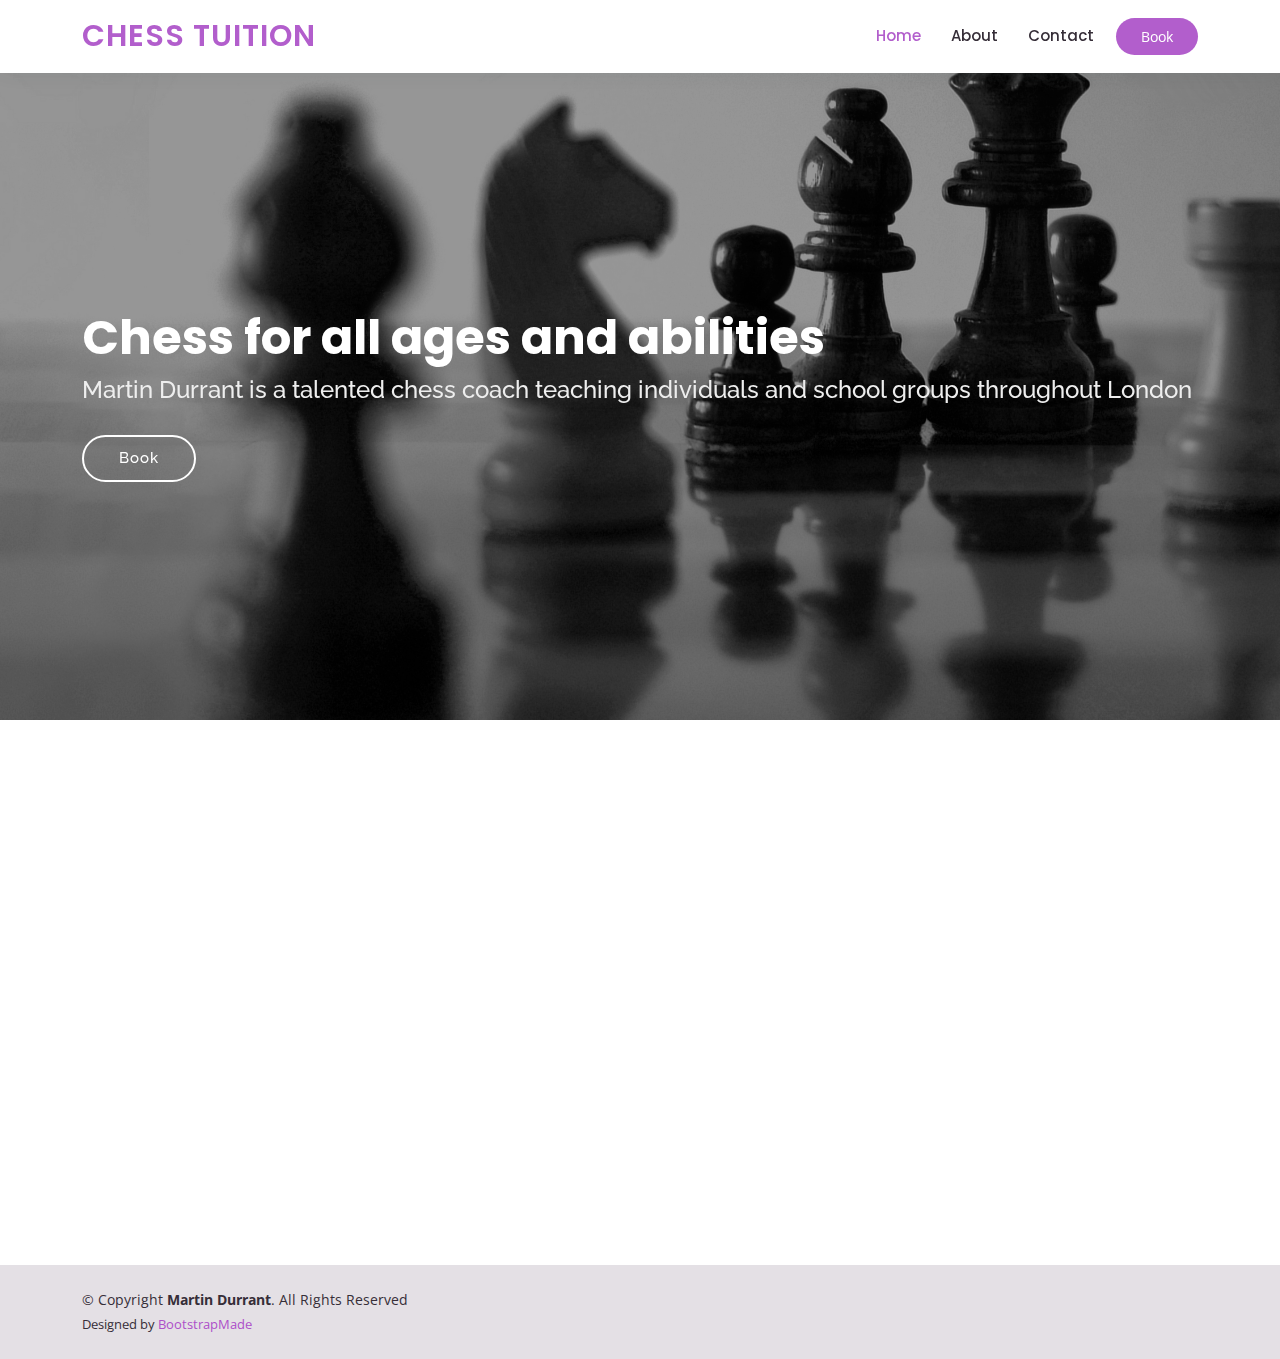
<file: index.html>
<!DOCTYPE html>
<html lang="en">

<head>
  <meta charset="utf-8">
  <meta content="width=device-width, initial-scale=1.0" name="viewport">

  <title>Chess Tuition</title>
  <meta content="" name="description">
  <meta content="" name="keywords">

  <!-- Favicons -->
  <link href="assets/img/favicon.png" rel="icon">
  <link href="assets/img/apple-touch-icon.png" rel="apple-touch-icon">

  <!-- Google Fonts -->
  <link href="https://fonts.googleapis.com/css?family=Open+Sans:300,300i,400,400i,600,600i,700,700i|Raleway:300,300i,400,400i,500,500i,600,600i,700,700i|Poppins:300,300i,400,400i,500,500i,600,600i,700,700i" rel="stylesheet">

  <!-- Vendor CSS Files -->
  <link href="assets/vendor/animate.css/animate.min.css" rel="stylesheet">
  <link href="assets/vendor/aos/aos.css" rel="stylesheet">
  <link href="assets/vendor/bootstrap/css/bootstrap.min.css" rel="stylesheet">
  <link href="assets/vendor/bootstrap-icons/bootstrap-icons.css" rel="stylesheet">
  <link href="assets/vendor/boxicons/css/boxicons.min.css" rel="stylesheet">
  <link href="assets/vendor/remixicon/remixicon.css" rel="stylesheet">
  <link href="assets/vendor/swiper/swiper-bundle.min.css" rel="stylesheet">

  <!-- Template Main CSS File -->
  <link href="assets/css/style.css" rel="stylesheet">

  <!-- =======================================================
  * Template Name: Mentor - v4.0.1
  * Template URL: https://bootstrapmade.com/mentor-free-education-bootstrap-theme/
  * Author: BootstrapMade.com
  * License: https://bootstrapmade.com/license/
  ======================================================== -->
</head>

<body>

  <!-- ======= Header ======= -->
  <header id="header" class="fixed-top">
    <div class="container d-flex align-items-center">

      <h1 class="logo me-auto"><a href="index.html">Chess Tuition</a></h1>
      <!-- Uncomment below if you prefer to use an image logo -->
      <!-- <a href="index.html" class="logo me-auto"><img src="assets/img/logo.png" alt="" class="img-fluid"></a>-->

      <nav id="navbar" class="navbar order-last order-lg-0">
        <ul>
          <li><a class="active" href="index.html">Home</a></li>
          <li><a href="about.html">About</a></li>
          <li><a href="contact.html">Contact</a></li>
        </ul>
        <i class="bi bi-list mobile-nav-toggle"></i>
      </nav><!-- .navbar -->

      <a href="book.html" class="get-started-btn">Book</a>

    </div>
  </header><!-- End Header -->

  <!-- ======= Hero Section ======= -->
  <section id="hero" class="d-flex justify-content-center align-items-center">
    <div class="container position-relative" data-aos="zoom-in" data-aos-delay="100">
      <h1>Chess for all ages and abilities</h1>
      <h2>Martin Durrant is a talented chess coach teaching individuals and school groups throughout London</h2>
      <a href="book.html" class="btn-get-started">Book</a>
    </div>
  </section><!-- End Hero -->

  <main id="main">

    <!-- ======= Why Us Section ======= -->
    <section id="why-us" class="why-us">
      <div class="container" data-aos="fade-up">

        <div class="row">
          <div class="col-lg-4 d-flex align-items-stretch">
            <div class="content">
              <h3>What do you offer?</h3>
              <p>
                As a chess tutor I tailor each lesson to the student(s) helping them to identify strengths and weaknesses in their game and helping them to be the best player they can be.
              </p>
              <div class="text-center">
                <a href="about.html" class="more-btn">Learn More <i class="bx bx-chevron-right"></i></a>
              </div>
            </div>
          </div>
          <div class="col-lg-8 d-flex align-items-stretch" data-aos="zoom-in" data-aos-delay="100">
            <div class="icon-boxes d-flex flex-column justify-content-center">
              <div class="row">
                <div class="col-xl-4 d-flex align-items-stretch">
                  <div class="icon-box mt-4 mt-xl-0">
                    <i class="bx bx-receipt"></i>
                    <h4>Individual chess lessons</h4>
                    <p>Unlike many others I specialize in individual tuition to rapidly improve your chess playing strength.</p>
                    <p><a href="book.html" class="btn-get-started">Book</a></p>
                  </div>
                </div>
                <div class="col-xl-4 d-flex align-items-stretch">
                  <div class="icon-box mt-4 mt-xl-0">
                    <i class="bx bx-cube-alt"></i>
                    <h4>Chess in schools</h4>
                    <p>I have lots of experience running chess programs which can help your school stand out in a competitive field.</p>
                    <p><a href="contact.html" class="btn-get-started">Contact</a></p>
                  </div>
                </div>
                <div class="col-xl-4 d-flex align-items-stretch">
                  <div class="icon-box mt-4 mt-xl-0">
                    <i class="bx bx-images"></i>
                    <h4>Chess services</h4>
                    <p>As well as teaching, I am also available for training games, or to analyse your past games.</p>
                    <p><a href="book.html" class="btn-get-started">Book</a></p>
                  </div>
                </div>
              </div>
            </div><!-- End .content-->
          </div>
        </div>

      </div>
    </section><!-- End Why Us Section -->




  </main><!-- End #main -->

  <!-- ======= Footer ======= -->
  <footer id="footer">


    <div class="container d-md-flex py-4">

      <div class="me-md-auto text-center text-md-start">
        <div class="copyright">
          &copy; Copyright <strong><span>Martin Durrant</span></strong>. All Rights Reserved
        </div>
        <div class="credits">
          <!-- All the links in the footer should remain intact. -->
          <!-- You can delete the links only if you purchased the pro version. -->
          <!-- Licensing information: https://bootstrapmade.com/license/ -->
          <!-- Purchase the pro version with working PHP/AJAX contact form: https://bootstrapmade.com/mentor-free-education-bootstrap-theme/ -->
          Designed by <a href="https://bootstrapmade.com/">BootstrapMade</a>
        </div>
      </div>
    </div>
  </footer><!-- End Footer -->

  <div id="preloader"></div>
  <a href="#" class="back-to-top d-flex align-items-center justify-content-center"><i class="bi bi-arrow-up-short"></i></a>

  <!-- Vendor JS Files -->
  <script src="assets/vendor/aos/aos.js"></script>
  <script src="assets/vendor/bootstrap/js/bootstrap.bundle.min.js"></script>
  <script src="assets/vendor/php-email-form/validate.js"></script>
  <script src="assets/vendor/purecounter/purecounter.js"></script>
  <script src="assets/vendor/swiper/swiper-bundle.min.js"></script>

  <!-- Template Main JS File -->
  <script src="assets/js/main.js"></script>

</body>

</html>
</file>
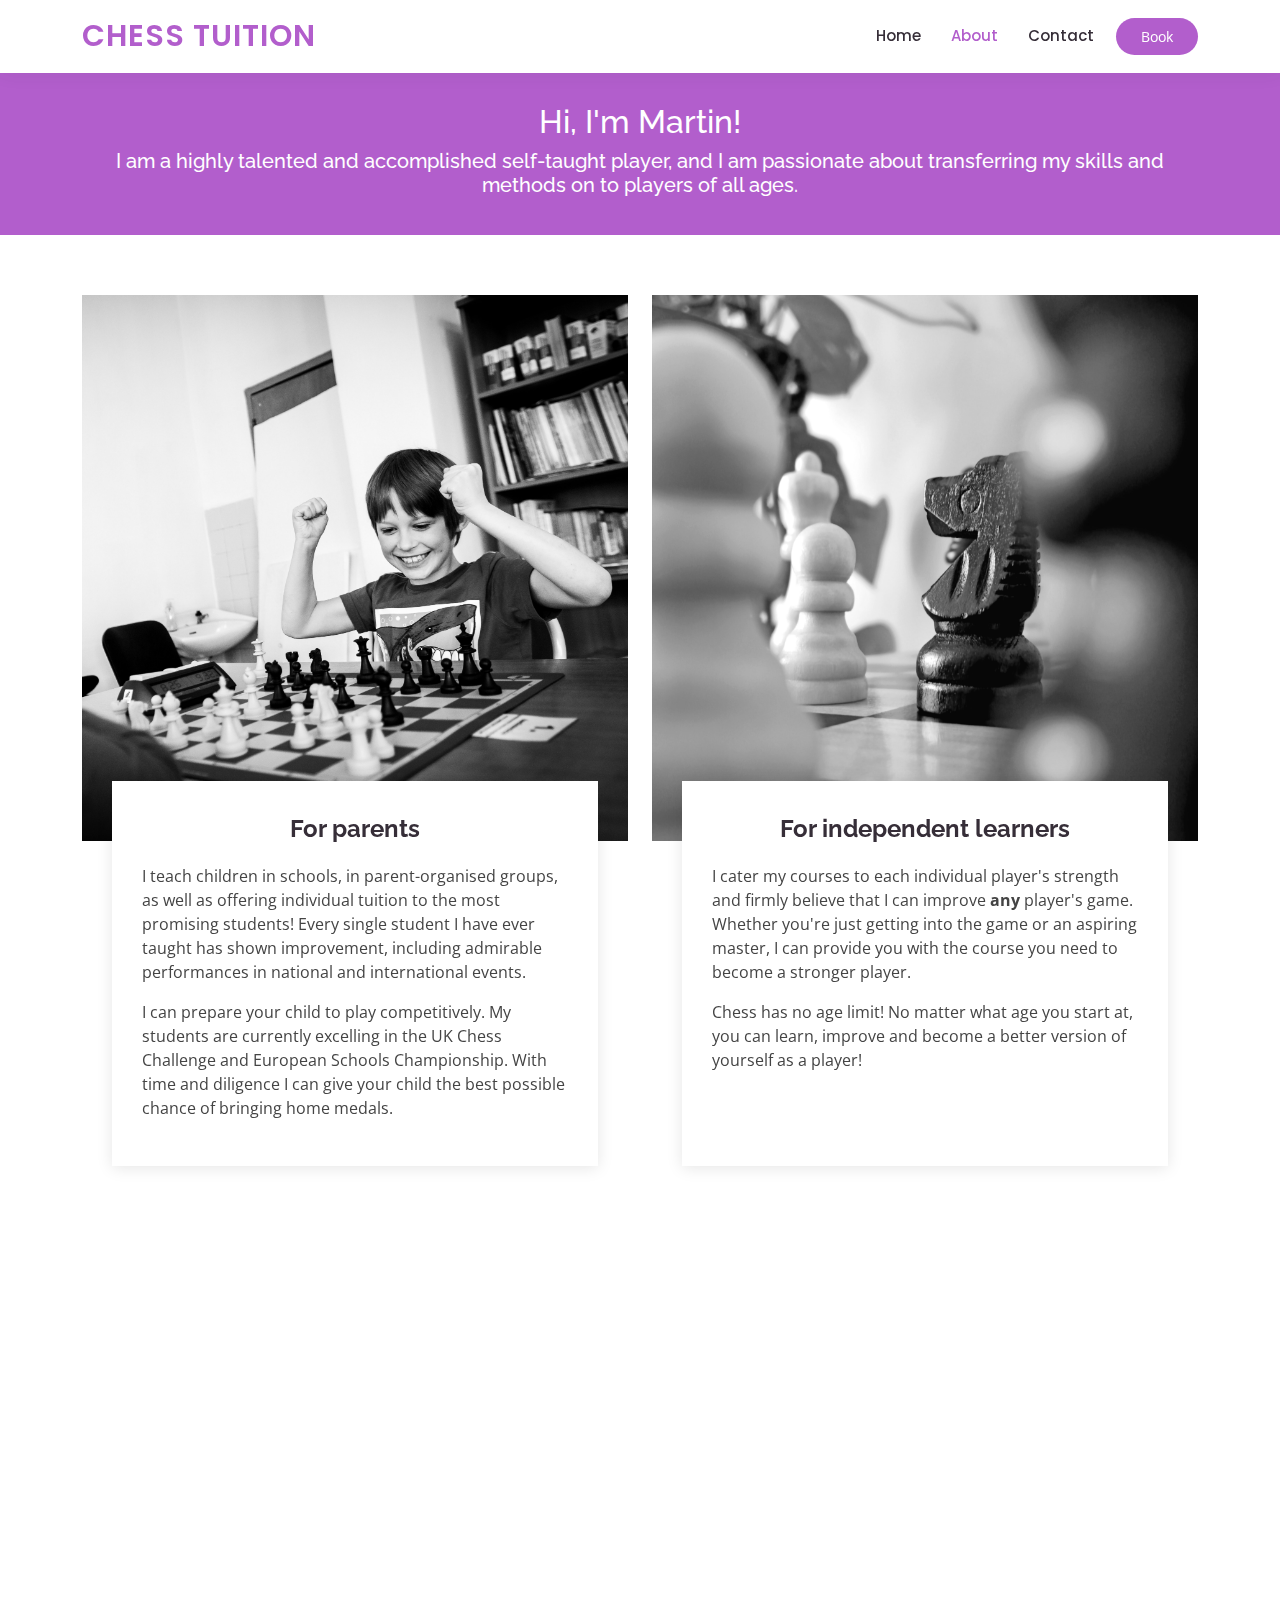
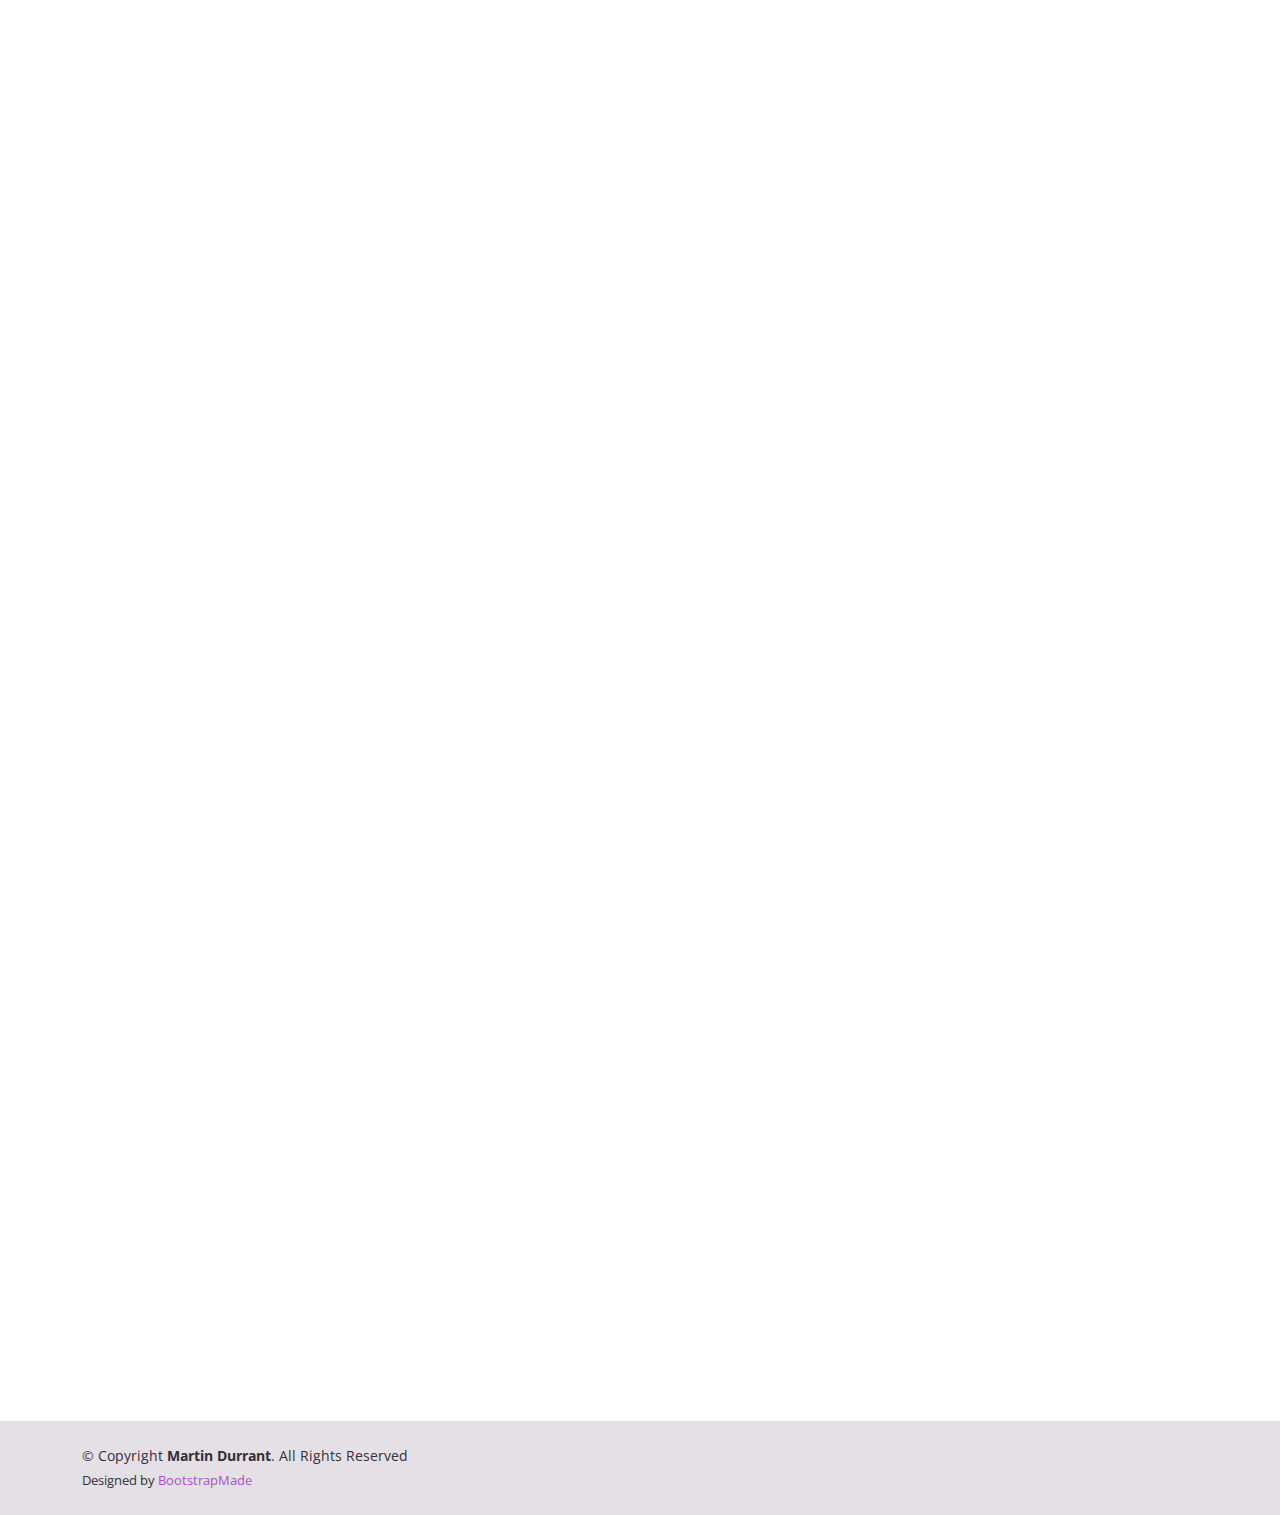
<file: about.html>
<!DOCTYPE html>
<html lang="en">

<head>
  <meta charset="utf-8">
  <meta content="width=device-width, initial-scale=1.0" name="viewport">

  <title>Chess Tuition</title>
  <meta content="" name="description">
  <meta content="" name="keywords">

  <!-- Favicons -->
  <link href="assets/img/favicon.png" rel="icon">
  <link href="assets/img/apple-touch-icon.png" rel="apple-touch-icon">

  <!-- Google Fonts -->
  <link href="https://fonts.googleapis.com/css?family=Open+Sans:300,300i,400,400i,600,600i,700,700i|Raleway:300,300i,400,400i,500,500i,600,600i,700,700i|Poppins:300,300i,400,400i,500,500i,600,600i,700,700i" rel="stylesheet">

  <!-- Vendor CSS Files -->
  <link href="assets/vendor/animate.css/animate.min.css" rel="stylesheet">
  <link href="assets/vendor/aos/aos.css" rel="stylesheet">
  <link href="assets/vendor/bootstrap/css/bootstrap.min.css" rel="stylesheet">
  <link href="assets/vendor/bootstrap-icons/bootstrap-icons.css" rel="stylesheet">
  <link href="assets/vendor/boxicons/css/boxicons.min.css" rel="stylesheet">
  <link href="assets/vendor/remixicon/remixicon.css" rel="stylesheet">
  <link href="assets/vendor/swiper/swiper-bundle.min.css" rel="stylesheet">

  <!-- Template Main CSS File -->
  <link href="assets/css/style.css" rel="stylesheet">

  <!-- =======================================================
  * Template Name: Mentor - v4.0.1
  * Template URL: https://bootstrapmade.com/mentor-free-education-bootstrap-theme/
  * Author: BootstrapMade.com
  * License: https://bootstrapmade.com/license/
  ======================================================== -->
</head>

<body>

  <!-- ======= Header ======= -->
  <header id="header" class="fixed-top">
    <div class="container d-flex align-items-center">

      <h1 class="logo me-auto"><a href="index.html">Chess Tuition</a></h1>
      <!-- Uncomment below if you prefer to use an image logo -->
      <!-- <a href="index.html" class="logo me-auto"><img src="assets/img/logo.png" alt="" class="img-fluid"></a>-->

      <nav id="navbar" class="navbar order-last order-lg-0">
        <ul>
          <li><a href="index.html">Home</a></li>
          <li><a class="active" href="about.html">About</a></li>
          <li><a href="contact.html">Contact</a></li>
        </ul>
        <i class="bi bi-list mobile-nav-toggle"></i>
      </nav><!-- .navbar -->

      <a href="book.html" class="get-started-btn">Book</a>

    </div>
  </header><!-- End Header -->

  <main id="main">
    <!-- ======= Breadcrumbs ======= -->
    <div class="breadcrumbs" data-aos="fade-in">
      <div class="container">
        <h2>Hi, I'm Martin!</h2>
        <h5>I am a highly talented and accomplished self-taught player, and I am passionate about transferring my skills and methods on to players of all ages.</h5>
      </div>
    </div><!-- End Breadcrumbs -->
    
    
    <!-- ======= Events Section ======= -->
    <section id="events" class="events">
      <div class="container" data-aos="fade-up">

        <div class="row">
          <div class="col-md-6 d-flex align-items-stretch">
            <div class="card">
              <div class="card-img">
                <img src="assets/img/events-1.jpg" alt="...">
              </div>
              <div class="card-body">
                <h4 class="card-title"><a href="">For parents</a></h4>
                <p>I teach children in schools, in parent-organised groups, as well as offering individual tuition to the most promising students! Every single student I have ever taught has shown improvement, including admirable performances in national and international events.<p>
                <p>I can prepare your child to play competitively. My students are currently excelling in the UK Chess Challenge and European Schools Championship. With time and diligence I can give your child the best possible chance of bringing home medals.</p>
              </div>
            </div>
          </div>
          <div class="col-md-6 d-flex align-items-stretch">
            <div class="card">
              <div class="card-img">
                <img src="assets/img/events-2.jpg" alt="...">
              </div>
              <div class="card-body">
                  <h4 class="card-title"><a href="">For independent learners</a></h4>
                  <p>I cater my courses to each individual player's strength and firmly believe that I can improve <b>any</b> player's game. Whether you're just getting into the game or an aspiring master, I can provide you with the course you need to become a stronger player.</p>
                  <p>Chess has no age limit! No matter what age you start at, you can learn, improve and become a better version of yourself as a player!</p>
                </div>
            </div>

          </div>
        </div>

      </div>
    </section><!-- End Events Section -->

    <!-- ======= About Section ======= -->
    <section id="about" class="about">
      <div class="container" data-aos="fade-up">
        <div class="section-title">
          <h2>Benefits</h2>
          <p>Why should I play chess?</p>
        </div>
          <div class="col-lg-12">
            <h4>Chess is one of the most popular board games across the globe. Not only it has proven to be a great activity for passing time but there are numerous educational benefits!</h4>
            <h5>It improves focus and concentration</h5>
            <p>A major factor that helps a student get high grades are concentration, focus, and diligence and the same can be improved by playing chess. The energy a player has is channelled into focus when they are playing a game of chess. Thus, it is known to improve focus and concentration, which helps the students to enhance their performance in studies.</p>
            <h5>It helps the brain to exercise</h5>
            <p>Similar to other muscles of our body, our brain also needs exercise to function properly since it works like one. Health experts believe that people who do not indulge in brain-exercise activities such as chess etc., their brain tends to lose strength and power. Furthermore, a study has also been conducted on this subject, which revealed that people who do not indulge in mind-stretching activities are more at risk of developing certain neurological disorders such as dementia or Alzheimer’s.</p>
            <p>A strengthened brain helps an individual to put more focus on studies and grasp the lesson in a better way. This is why the brain-stretching feature of chess is known as one of its major educational benefits. It also helps students to perform better in studies since chess strengthens both sides of the brain. The result is enhanced focus and concentration.</p>
            <h5>Discipline and self-reliance</h5>
            <p>When you sit down at a chess board, you are on your own. Sitting across from an opponent it is one of the purest forms of competition available. You are solely responsible for the outcome of the game and you learn important lessons such as the fact that thoughtless actions have consequences.</p>
            <h5>It improves creativity</h5>
            <p>Playing chess helps to improve one’s creative side. It has been proven in many studies that it activates the right side of the brain, which is responsible for making a person creative.</p>
            <h5>It increases the memory</h5>
            <p>One of the most well-known and the prominent educational benefits of playing chess is that it helps to increase the memory. A chess player needs to be aware of the moves that their opponents have already made or the ones that have worked for you in the previous games. This enhances their memory, which comes in handy for them in memorizing their lessons as well.</p>
            <h5>It teaches planning and problem-solving skills</h5>
            <p>Playing chess requires constant planning and problem-solving skills from a player to outdo their opponent. These skills are inevitable for students who want to perform well in their exams. When an individual regularly plays chess, these skills are instilled in them and help them to improve their performance in studies.</p>

        </div>

      </div>
    </section><!-- End About Section -->

    <!-- ======= Testimonials Section ======= -->
    <section id="testimonials" class="testimonials">
      <div class="container" data-aos="fade-up">

        <div class="section-title">
          <h2>Testimonials</h2>
          <p>What are they saying?</p>
        </div>

        <div class="testimonials-slider swiper-container" data-aos="fade-up" data-aos-delay="100">
          <div class="swiper-wrapper">

            <div class="swiper-slide">
              <div class="testimonial-wrap">
                <div class="testimonial-item">
                  <h3>Mike Basman</h3>
                  <h4>International Master</h4>
                  <p>
                    <i class="bx bxs-quote-alt-left quote-icon-left"></i>
                    Martin Durrant is an unusual phenomenon in the chess world: someone who has taught himself. As such he is well placed to pass on his authentic knowledge to others. I can thoroughly recommend him.
                    <i class="bx bxs-quote-alt-right quote-icon-right"></i>
                  </p>
                </div>
              </div>
            </div><!-- End testimonial item -->

            <div class="swiper-slide">
              <div class="testimonial-wrap">
                <div class="testimonial-item">
                  <h3>A.V.</h3>
                  <h4>Current student</h4>
                  <p>
                    <i class="bx bxs-quote-alt-left quote-icon-left"></i>
                    Martin is a bright and personable coach who puts you at ease and can teach you, regardless of the level you're at.
                    <i class="bx bxs-quote-alt-right quote-icon-right"></i>
                  </p>
                </div>
              </div>
            </div><!-- End testimonial item -->

            <div class="swiper-slide">
              <div class="testimonial-wrap">
                <div class="testimonial-item">
                  <h3>E.B.</h3>
                  <h4>Current student</h4>
                  <p>
                    <i class="bx bxs-quote-alt-left quote-icon-left"></i>
                    I beat my dad ALL the time at chess!
                    <i class="bx bxs-quote-alt-right quote-icon-right"></i>
                  </p>
                </div>
              </div>
            </div><!-- End testimonial item -->

            <div class="swiper-slide">
              <div class="testimonial-wrap">
                <div class="testimonial-item">
                  <h3>D.G.</h3>
                  <h4>Current student</h4>
                  <p>
                    <i class="bx bxs-quote-alt-left quote-icon-left"></i>
                    I started getting personal tuition from Martin as I wished to play at a good level against my very talented Grandson. I enjoyed learning so much that now, eight months later I am considering taking extra lessons. Every week I look forward to my lessons with Martin!
                    <i class="bx bxs-quote-alt-right quote-icon-right"></i>
                  </p>
                </div>
              </div>
            </div><!-- End testimonial item -->

          </div>
          <div class="swiper-pagination"></div>
        </div>

      </div>
    </section><!-- End Testimonials Section -->

  </main><!-- End #main -->

  <!-- ======= Footer ======= -->
  <footer id="footer">


    <div class="container d-md-flex py-4">

      <div class="me-md-auto text-center text-md-start">
        <div class="copyright">
          &copy; Copyright <strong><span>Martin Durrant</span></strong>. All Rights Reserved
        </div>
        <div class="credits">
          <!-- All the links in the footer should remain intact. -->
          <!-- You can delete the links only if you purchased the pro version. -->
          <!-- Licensing information: https://bootstrapmade.com/license/ -->
          <!-- Purchase the pro version with working PHP/AJAX contact form: https://bootstrapmade.com/mentor-free-education-bootstrap-theme/ -->
          Designed by <a href="https://bootstrapmade.com/">BootstrapMade</a>
        </div>
      </div>
    </div>
  </footer><!-- End Footer -->

  <div id="preloader"></div>
  <a href="#" class="back-to-top d-flex align-items-center justify-content-center"><i class="bi bi-arrow-up-short"></i></a>

  <!-- Vendor JS Files -->
  <script src="assets/vendor/aos/aos.js"></script>
  <script src="assets/vendor/bootstrap/js/bootstrap.bundle.min.js"></script>
  <script src="assets/vendor/php-email-form/validate.js"></script>
  <script src="assets/vendor/purecounter/purecounter.js"></script>
  <script src="assets/vendor/swiper/swiper-bundle.min.js"></script>

  <!-- Template Main JS File -->
  <script src="assets/js/main.js"></script>

</body>

</html>
</file>
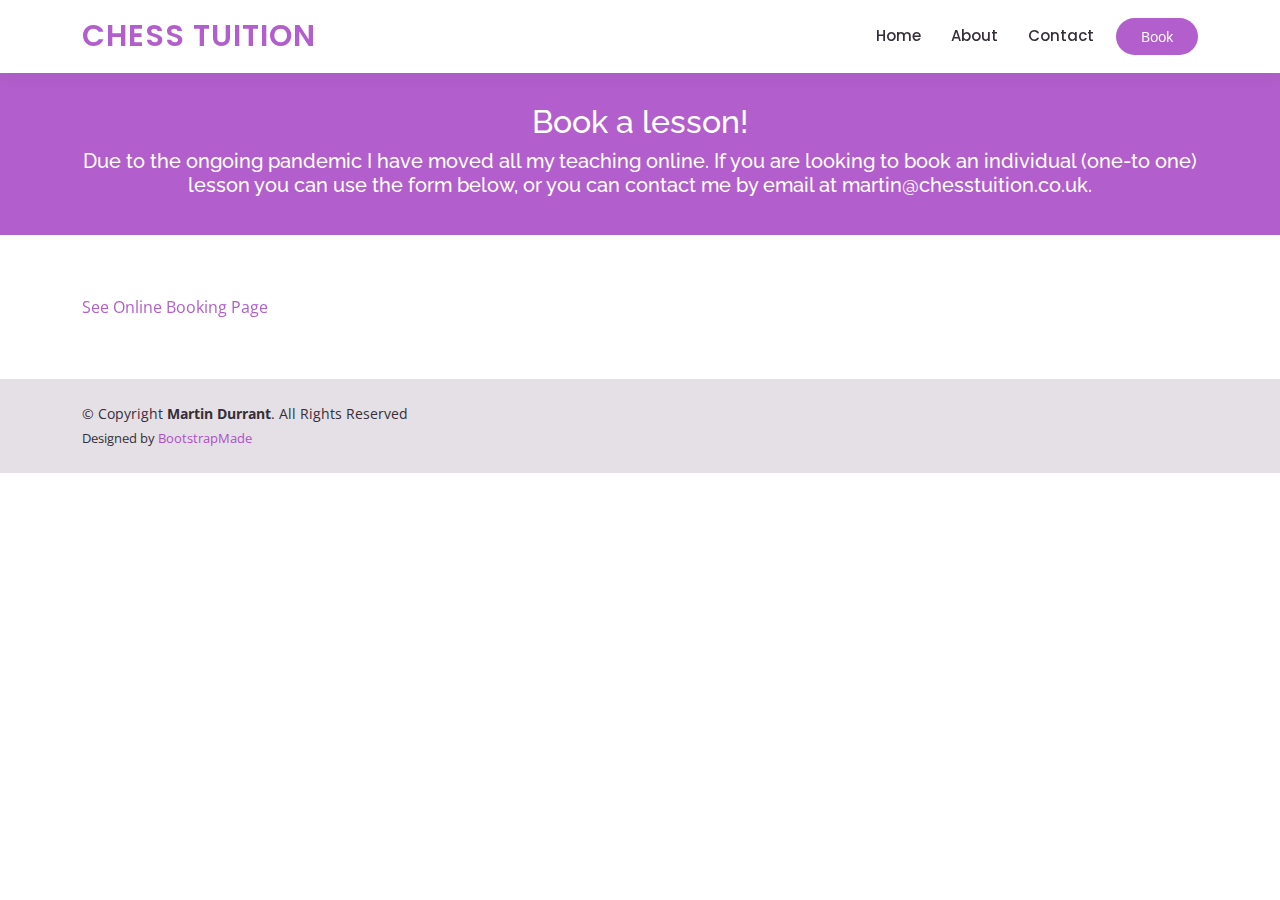
<file: book.html>
<!DOCTYPE html>
<html lang="en">

<head>
  <meta charset="utf-8">
  <meta content="width=device-width, initial-scale=1.0" name="viewport">

  <title>Chess Tuition</title>
  <meta content="" name="description">
  <meta content="" name="keywords">

  <!-- Favicons -->
  <link href="assets/img/favicon.png" rel="icon">
  <link href="assets/img/apple-touch-icon.png" rel="apple-touch-icon">

  <!-- Google Fonts -->
  <link href="https://fonts.googleapis.com/css?family=Open+Sans:300,300i,400,400i,600,600i,700,700i|Raleway:300,300i,400,400i,500,500i,600,600i,700,700i|Poppins:300,300i,400,400i,500,500i,600,600i,700,700i" rel="stylesheet">

  <!-- Vendor CSS Files -->
  <link href="assets/vendor/animate.css/animate.min.css" rel="stylesheet">
  <link href="assets/vendor/aos/aos.css" rel="stylesheet">
  <link href="assets/vendor/bootstrap/css/bootstrap.min.css" rel="stylesheet">
  <link href="assets/vendor/bootstrap-icons/bootstrap-icons.css" rel="stylesheet">
  <link href="assets/vendor/boxicons/css/boxicons.min.css" rel="stylesheet">
  <link href="assets/vendor/remixicon/remixicon.css" rel="stylesheet">
  <link href="assets/vendor/swiper/swiper-bundle.min.css" rel="stylesheet">

  <!-- Template Main CSS File -->
  <link href="assets/css/style.css" rel="stylesheet">

  <!-- =======================================================
  * Template Name: Mentor - v4.0.1
  * Template URL: https://bootstrapmade.com/mentor-free-education-bootstrap-theme/
  * Author: BootstrapMade.com
  * License: https://bootstrapmade.com/license/
  ======================================================== -->
</head>

<body>

  <!-- ======= Header ======= -->
  <header id="header" class="fixed-top">
    <div class="container d-flex align-items-center">

      <h1 class="logo me-auto"><a href="index.html">Chess Tuition</a></h1>
      <!-- Uncomment below if you prefer to use an image logo -->
      <!-- <a href="index.html" class="logo me-auto"><img src="assets/img/logo.png" alt="" class="img-fluid"></a>-->

      <nav id="navbar" class="navbar order-last order-lg-0">
        <ul>
          <li><a href="index.html">Home</a></li>
          <li><a href="about.html">About</a></li>
          <li><a href="contact.html">Contact</a></li>
        </ul>
        <i class="bi bi-list mobile-nav-toggle"></i>
      </nav><!-- .navbar -->

      <a href="book.html" class="get-started-btn">Book</a>

    </div>
  </header><!-- End Header -->

  <main id="main" data-aos="fade-in">

    <!-- ======= Breadcrumbs ======= -->
    <div class="breadcrumbs">
      <div class="container">
        <h2>Book a lesson!</h2>
        <h5>Due to the ongoing pandemic I have moved all my teaching online. If you are looking to book an individual (one-to one) lesson you can use the form below, or you can contact me by email at martin@chesstuition.co.uk. </h5>
      </div>
    </div><!-- End Breadcrumbs -->

    <!-- ======= Courses Section ======= -->
    <section id="courses" class="courses">
      <div class="container" data-aos="fade-up">

        <div class="row" data-aos="zoom-in" data-aos-delay="100">

          <a id="TTE-36e11a23-6da2-4333-96b8-4241c64a89f4" href="https://10to8.com/book/prgfeqbhecjrxyohqn/" target="_blank">See Online Booking Page</a> <script src="https://d3saea0ftg7bjt.cloudfront.net/embed/js/embed.min.js"></script> <script> window.TTE.init({ targetDivId: "TTE-36e11a23-6da2-4333-96b8-4241c64a89f4", uuid: "36e11a23-6da2-4333-96b8-4241c64a89f4", }); </script>

        </div>

      </div>
    </section><!-- End Courses Section -->

  </main><!-- End #main -->

  <!-- ======= Footer ======= -->
  <footer id="footer">


    <div class="container d-md-flex py-4">

      <div class="me-md-auto text-center text-md-start">
        <div class="copyright">
          &copy; Copyright <strong><span>Martin Durrant</span></strong>. All Rights Reserved
        </div>
        <div class="credits">
          <!-- All the links in the footer should remain intact. -->
          <!-- You can delete the links only if you purchased the pro version. -->
          <!-- Licensing information: https://bootstrapmade.com/license/ -->
          <!-- Purchase the pro version with working PHP/AJAX contact form: https://bootstrapmade.com/mentor-free-education-bootstrap-theme/ -->
          Designed by <a href="https://bootstrapmade.com/">BootstrapMade</a>
        </div>
      </div>
    </div>
  </footer><!-- End Footer -->

  <div id="preloader"></div>
  <a href="#" class="back-to-top d-flex align-items-center justify-content-center"><i class="bi bi-arrow-up-short"></i></a>

  <!-- Vendor JS Files -->
  <script src="assets/vendor/aos/aos.js"></script>
  <script src="assets/vendor/bootstrap/js/bootstrap.bundle.min.js"></script>
  <script src="assets/vendor/php-email-form/validate.js"></script>
  <script src="assets/vendor/purecounter/purecounter.js"></script>
  <script src="assets/vendor/swiper/swiper-bundle.min.js"></script>

  <!-- Template Main JS File -->
  <script src="assets/js/main.js"></script>

  </body>

  </html>
</file>
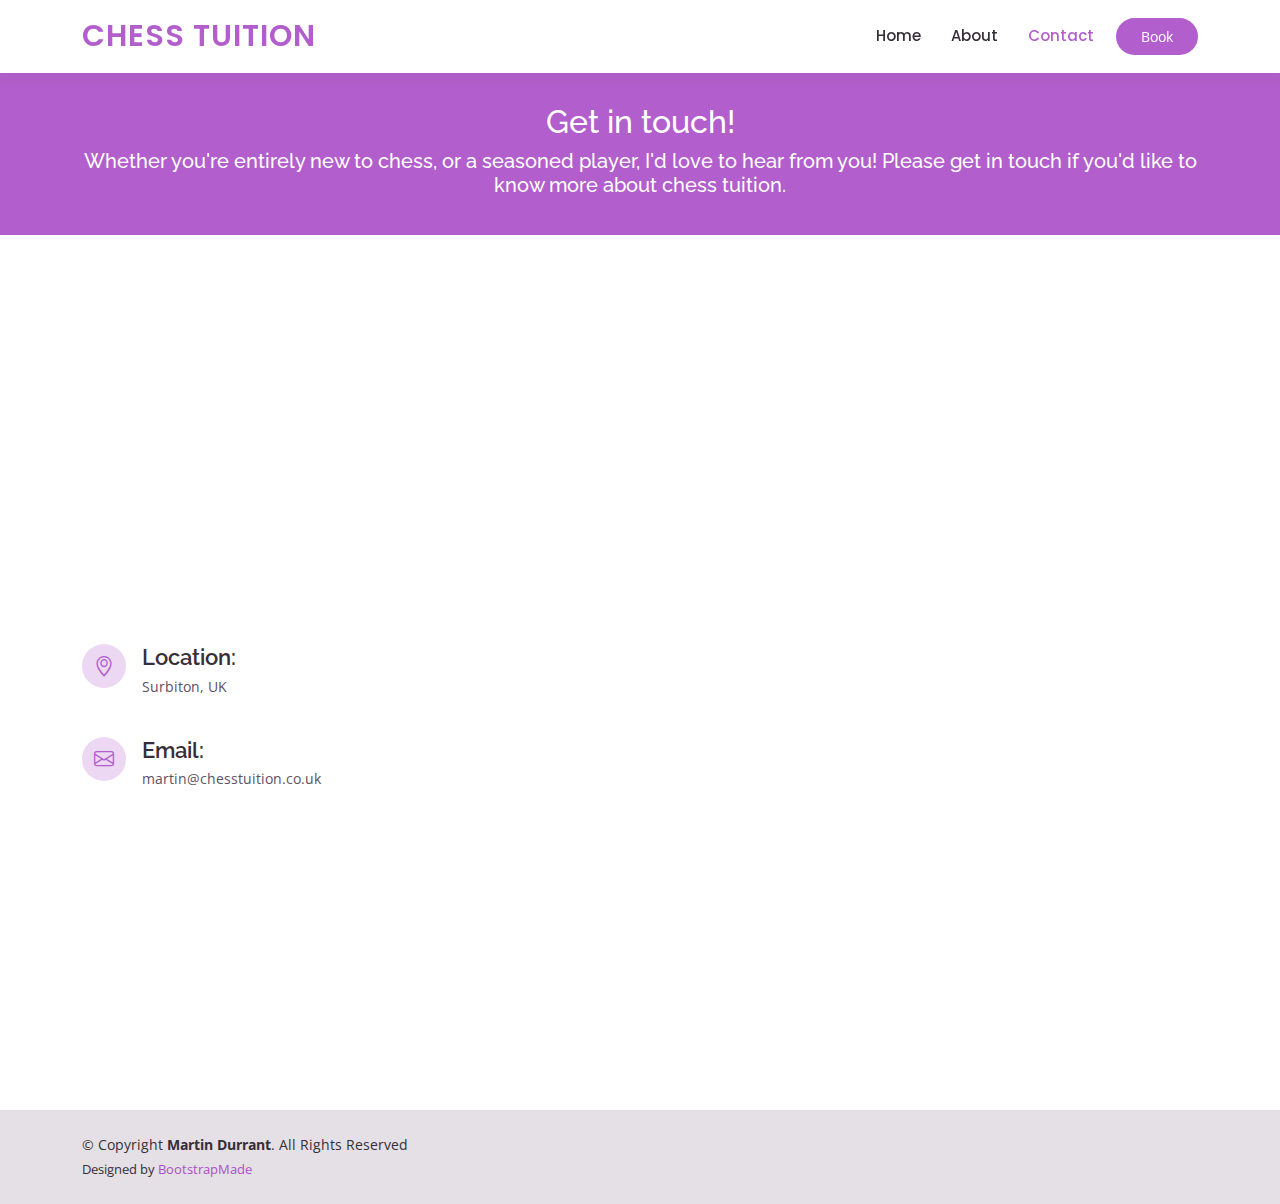
<file: contact.html>
<!DOCTYPE html>
<html lang="en">

<head>
  <meta charset="utf-8">
  <meta content="width=device-width, initial-scale=1.0" name="viewport">

  <title>Chess Tuition</title>
  <meta content="" name="description">
  <meta content="" name="keywords">

  <!-- Favicons -->
  <link href="assets/img/favicon.png" rel="icon">
  <link href="assets/img/apple-touch-icon.png" rel="apple-touch-icon">

  <!-- Google Fonts -->
  <link href="https://fonts.googleapis.com/css?family=Open+Sans:300,300i,400,400i,600,600i,700,700i|Raleway:300,300i,400,400i,500,500i,600,600i,700,700i|Poppins:300,300i,400,400i,500,500i,600,600i,700,700i" rel="stylesheet">

  <!-- Vendor CSS Files -->
  <link href="assets/vendor/animate.css/animate.min.css" rel="stylesheet">
  <link href="assets/vendor/aos/aos.css" rel="stylesheet">
  <link href="assets/vendor/bootstrap/css/bootstrap.min.css" rel="stylesheet">
  <link href="assets/vendor/bootstrap-icons/bootstrap-icons.css" rel="stylesheet">
  <link href="assets/vendor/boxicons/css/boxicons.min.css" rel="stylesheet">
  <link href="assets/vendor/remixicon/remixicon.css" rel="stylesheet">
  <link href="assets/vendor/swiper/swiper-bundle.min.css" rel="stylesheet">

  <!-- Template Main CSS File -->
  <link href="assets/css/style.css" rel="stylesheet">

  <!-- =======================================================
  * Template Name: Mentor - v4.0.1
  * Template URL: https://bootstrapmade.com/mentor-free-education-bootstrap-theme/
  * Author: BootstrapMade.com
  * License: https://bootstrapmade.com/license/
  ======================================================== -->
</head>

<body>

  <!-- ======= Header ======= -->
  <header id="header" class="fixed-top">
    <div class="container d-flex align-items-center">

      <h1 class="logo me-auto"><a href="index.html">Chess Tuition</a></h1>
      <!-- Uncomment below if you prefer to use an image logo -->
      <!-- <a href="index.html" class="logo me-auto"><img src="assets/img/logo.png" alt="" class="img-fluid"></a>-->

      <nav id="navbar" class="navbar order-last order-lg-0">
        <ul>
          <li><a href="index.html">Home</a></li>
          <li><a href="about.html">About</a></li>
          <li><a class="active" href="contact.html">Contact</a></li>
        </ul>
        <i class="bi bi-list mobile-nav-toggle"></i>
      </nav><!-- .navbar -->

      <a href="book.html" class="get-started-btn">Book</a>

    </div>
  </header><!-- End Header -->

  <main id="main">

    <!-- ======= Breadcrumbs ======= -->
    <div class="breadcrumbs" data-aos="fade-in">
      <div class="container">
        <h2>Get in touch!</h2>
        <h5>Whether you're entirely new to chess, or a seasoned player, I'd love to hear from you! Please get in touch if you'd like to know more about chess tuition. </h5>
      </div>
    </div><!-- End Breadcrumbs -->

    <!-- ======= Contact Section ======= -->
    <section id="contact" class="contact">
      <div data-aos="fade-up">
        <iframe style="border:0; width: 100%; height: 350px;" src="https://maps.google.com/maps?q=Surbiton,%20UK&t=&z=11&ie=UTF8&iwloc=&output=embed" frameborder="0" allowfullscreen></iframe>
      </div>

      <div class="container" data-aos="fade-up">

        <div class="row mt-5">

          <div class="col-lg-4">
            <div class="info">
              <div class="address">
                <i class="bi bi-geo-alt"></i>
                <h4>Location:</h4>
                <p>Surbiton, UK</p>
              </div>

              <div class="email">
                <i class="bi bi-envelope"></i>
                <h4>Email:</h4>
                <p>martin@chesstuition.co.uk</p>
              </div>

            </div>

          </div>

          <div class="col-lg-8 mt-5 mt-lg-0">

            <iframe id="typeform-full" width="100%" height="400pt" frameborder="0" allow="camera; microphone; autoplay; encrypted-media;" src="https://form.typeform.com/to/XyQuDF4i"></iframe>

          </div>

        </div>

      </div>
    </section><!-- End Contact Section -->

  </main><!-- End #main -->

  <!-- ======= Footer ======= -->
  <footer id="footer">


    <div class="container d-md-flex py-4">

      <div class="me-md-auto text-center text-md-start">
        <div class="copyright">
          &copy; Copyright <strong><span>Martin Durrant</span></strong>. All Rights Reserved
        </div>
        <div class="credits">
          <!-- All the links in the footer should remain intact. -->
          <!-- You can delete the links only if you purchased the pro version. -->
          <!-- Licensing information: https://bootstrapmade.com/license/ -->
          <!-- Purchase the pro version with working PHP/AJAX contact form: https://bootstrapmade.com/mentor-free-education-bootstrap-theme/ -->
          Designed by <a href="https://bootstrapmade.com/">BootstrapMade</a>
        </div>
      </div>
    </div>
  </footer><!-- End Footer -->

  <div id="preloader"></div>
  <a href="#" class="back-to-top d-flex align-items-center justify-content-center"><i class="bi bi-arrow-up-short"></i></a>

  <!-- Vendor JS Files -->
  <script src="assets/vendor/aos/aos.js"></script>
  <script src="assets/vendor/bootstrap/js/bootstrap.bundle.min.js"></script>
  <script src="assets/vendor/php-email-form/validate.js"></script>
  <script src="assets/vendor/purecounter/purecounter.js"></script>
  <script src="assets/vendor/swiper/swiper-bundle.min.js"></script>

  <!-- Template Main JS File -->
  <script src="assets/js/main.js"></script>

</body>

</html>
</file>
<file: assets/css/style.css>
/**
* Template Name: Mentor - v4.0.1
* Template URL: https://bootstrapmade.com/mentor-free-education-bootstrap-theme/
* Author: BootstrapMade.com
* License: https://bootstrapmade.com/license/
*/

/*--------------------------------------------------------------
# General
--------------------------------------------------------------*/
body {
  font-family: "Open Sans", sans-serif;
  color: #444444;
}

a {
  color: #b25ecc;
  text-decoration: none;
}

a:hover {
  color: #bd74d4;
  text-decoration: none;
}

h1, h2, h3, h4, h5, h6 {
  font-family: "Raleway", sans-serif;
}

/*--------------------------------------------------------------
# Back to top button
--------------------------------------------------------------*/
.back-to-top {
  position: fixed;
  visibility: hidden;
  opacity: 0;
  right: 15px;
  bottom: 15px;
  z-index: 996;
  background: #b25ecc;
  width: 40px;
  height: 40px;
  border-radius: 50px;
  transition: all 0.4s;
}

.back-to-top i {
  font-size: 28px;
  color: #fff;
  line-height: 0;
}

.back-to-top:hover {
  background: #bd74d4;
  color: #fff;
}

.back-to-top.active {
  visibility: visible;
  opacity: 1;
}

/*--------------------------------------------------------------
# Preloader
--------------------------------------------------------------*/
#preloader {
  position: fixed;
  top: 0;
  left: 0;
  right: 0;
  bottom: 0;
  z-index: 9999;
  overflow: hidden;
  background: #fff;
}

#preloader:before {
  content: "";
  position: fixed;
  top: calc(50% - 30px);
  left: calc(50% - 30px);
  border: 6px solid #b25ecc;
  border-top-color: #fff;
  border-bottom-color: #fff;
  border-radius: 50%;
  width: 60px;
  height: 60px;
  -webkit-animation: animate-preloader 1s linear infinite;
  animation: animate-preloader 1s linear infinite;
}

@-webkit-keyframes animate-preloader {
  0% {
    transform: rotate(0deg);
  }
  100% {
    transform: rotate(360deg);
  }
}

@keyframes animate-preloader {
  0% {
    transform: rotate(0deg);
  }
  100% {
    transform: rotate(360deg);
  }
}

/*--------------------------------------------------------------
# Disable aos animation delay on mobile devices
--------------------------------------------------------------*/
@media screen and (max-width: 768px) {
  [data-aos-delay] {
    transition-delay: 0 !important;
  }
}

/*--------------------------------------------------------------
# Header
--------------------------------------------------------------*/
#header {
  background: #fff;
  transition: all 0.5s;
  z-index: 997;
  padding: 15px 0;
  box-shadow: 0px 0 18px rgba(55, 66, 59, 0.08);
}

#header .logo {
  font-size: 30px;
  margin: 0;
  padding: 0;
  line-height: 1;
  font-weight: 600;
  letter-spacing: 1px;
  text-transform: uppercase;
  font-family: "Poppins", sans-serif;
}

#header .logo a {
  color: #b25ecc;
}

#header .logo img {
  max-height: 40px;
}

/**
* Get Startet Button
*/
.get-started-btn {
  margin-left: 22px;
  background: #b25ecc;
  color: #fff;
  border-radius: 50px;
  padding: 8px 25px;
  white-space: nowrap;
  transition: 0.3s;
  font-size: 14px;
  display: inline-block;
}

.get-started-btn:hover {
  background: #ad4fc9;
  color: #fff;
}

@media (max-width: 768px) {
  .get-started-btn {
    margin: 0 15px 0 0;
    padding: 6px 18px;
  }
}

/*--------------------------------------------------------------
# Navigation Menu
--------------------------------------------------------------*/
/**
* Desktop Navigation
*/
.navbar {
  padding: 0;
}

.navbar ul {
  margin: 0;
  padding: 0;
  display: flex;
  list-style: none;
  align-items: center;
}

.navbar li {
  position: relative;
}

.navbar a {
  display: flex;
  align-items: center;
  justify-content: space-between;
  padding: 10px 0 10px 30px;
  font-family: "Poppins", sans-serif;
  font-size: 15px;
  font-weight: 500;
  color: #362e38;
  white-space: nowrap;
  transition: 0.3s;
}

.navbar a i {
  font-size: 12px;
  line-height: 0;
  margin-left: 5px;
}

.navbar a:hover, .navbar .active, .navbar li:hover > a {
  color: #b25ecc;
}

.navbar .dropdown ul {
  display: block;
  position: absolute;
  left: 30px;
  top: calc(100% + 30px);
  margin: 0;
  padding: 10px 0;
  z-index: 99;
  opacity: 0;
  visibility: hidden;
  background: #fff;
  box-shadow: 0px 0px 30px rgba(127, 137, 161, 0.25);
  transition: 0.3s;
  border-radius: 4px;
}

.navbar .dropdown ul li {
  min-width: 200px;
}

.navbar .dropdown ul a {
  padding: 10px 20px;
  font-size: 14px;
  text-transform: none;
  font-weight: 500;
}

.navbar .dropdown ul a i {
  font-size: 12px;
}

.navbar .dropdown ul a:hover, .navbar .dropdown ul .active:hover, .navbar .dropdown ul li:hover > a {
  color: #b25ecc;
}

.navbar .dropdown:hover > ul {
  opacity: 1;
  top: 100%;
  visibility: visible;
}

.navbar .dropdown .dropdown ul {
  top: 0;
  left: calc(100% - 30px);
  visibility: hidden;
}

.navbar .dropdown .dropdown:hover > ul {
  opacity: 1;
  top: 0;
  left: 100%;
  visibility: visible;
}

@media (max-width: 1366px) {
  .navbar .dropdown .dropdown ul {
    left: -90%;
  }
  .navbar .dropdown .dropdown:hover > ul {
    left: -100%;
  }
}

/**
* Mobile Navigation
*/
.mobile-nav-toggle {
  color: #362e38;
  font-size: 28px;
  cursor: pointer;
  display: none;
  line-height: 0;
  transition: 0.5s;
}

.mobile-nav-toggle.bi-x {
  color: #fff;
}

@media (max-width: 991px) {
  .mobile-nav-toggle {
    display: block;
  }
  .navbar ul {
    display: none;
  }
}

.navbar-mobile {
  position: fixed;
  overflow: hidden;
  top: 0;
  right: 0;
  left: 0;
  bottom: 0;
  background: rgba(32, 38, 34, 0.9);
  transition: 0.3s;
  z-index: 999;
}

.navbar-mobile .mobile-nav-toggle {
  position: absolute;
  top: 15px;
  right: 15px;
}

.navbar-mobile ul {
  display: block;
  position: absolute;
  top: 55px;
  right: 15px;
  bottom: 15px;
  left: 15px;
  padding: 10px 0;
  border-radius: 6px;
  background-color: #fff;
  overflow-y: auto;
  transition: 0.3s;
}

.navbar-mobile a {
  padding: 10px 20px;
  font-size: 15px;
  color: #362e38;
}

.navbar-mobile a:hover, .navbar-mobile .active, .navbar-mobile li:hover > a {
  color: #b25ecc;
}

.navbar-mobile .getstarted {
  margin: 15px;
}

.navbar-mobile .dropdown ul {
  position: static;
  display: none;
  margin: 10px 20px;
  padding: 10px 0;
  z-index: 99;
  opacity: 1;
  visibility: visible;
  background: #fff;
  box-shadow: 0px 0px 30px rgba(127, 137, 161, 0.25);
}

.navbar-mobile .dropdown ul li {
  min-width: 200px;
}

.navbar-mobile .dropdown ul a {
  padding: 10px 20px;
}

.navbar-mobile .dropdown ul a i {
  font-size: 12px;
}

.navbar-mobile .dropdown ul a:hover, .navbar-mobile .dropdown ul .active:hover, .navbar-mobile .dropdown ul li:hover > a {
  color: #b25ecc;
}

.navbar-mobile .dropdown > .dropdown-active {
  display: block;
}

/*--------------------------------------------------------------
# Hero Section
--------------------------------------------------------------*/
#hero {
  width: 100%;
  height: 80vh;
  background: url("../img/hero-bg.jpg") top center;
  background-size: cover;
  position: relative;
}

#hero:before {
  content: "";
  background: rgba(0, 0, 0, 0.4);
  position: absolute;
  bottom: 0;
  top: 0;
  left: 0;
  right: 0;
}

#hero .container {
  padding-top: 72px;
}

@media (max-width: 992px) {
  #hero .container {
    padding-top: 62px;
  }
}

#hero h1 {
  margin: 0;
  font-size: 48px;
  font-weight: 700;
  line-height: 56px;
  color: #fff;
  font-family: "Poppins", sans-serif;
}

#hero h2 {
  color: #eee;
  margin: 10px 0 0 0;
  font-size: 24px;
}

#hero .btn-get-started {
  font-family: "Raleway", sans-serif;
  font-weight: 500;
  font-size: 15px;
  letter-spacing: 1px;
  display: inline-block;
  padding: 10px 35px;
  border-radius: 50px;
  transition: 0.5s;
  margin-top: 30px;
  border: 2px solid #fff;
  color: #fff;
}

#hero .btn-get-started:hover {
  background: #b25ecc;
  border: 2px solid #b25ecc;
}

@media (min-width: 1024px) {
  #hero {
    background-attachment: fixed;
  }
}

@media (max-width: 768px) {
  #hero {
    height: 100vh;
  }
  #hero h1 {
    font-size: 28px;
    line-height: 36px;
  }
  #hero h2 {
    font-size: 18px;
    line-height: 24px;
  }
}

/*--------------------------------------------------------------
# Sections General
--------------------------------------------------------------*/
section {
  padding: 60px 0;
  overflow: hidden;
}

.section-bg {
  background-color: #f6f7f6;
}

.section-title {
  padding-bottom: 40px;
}

.section-title h2 {
  font-size: 14px;
  font-weight: 500;
  padding: 0;
  line-height: 1px;
  margin: 0 0 5px 0;
  letter-spacing: 2px;
  text-transform: uppercase;
  color: #aaaaaa;
  font-family: "Poppins", sans-serif;
}

.section-title h2::after {
  content: "";
  width: 120px;
  height: 1px;
  display: inline-block;
  background: #d19de1;
  margin: 4px 10px;
}

.section-title p {
  margin: 0;
  margin: 0;
  font-size: 36px;
  font-weight: 700;
  text-transform: uppercase;
  font-family: "Poppins", sans-serif;
  color: #362e38;
}

.breadcrumbs {
  margin-top: 73px;
  text-align: center;
  background: #b25ecc;
  padding: 30px 0;
  color: #fff;
}

@media (max-width: 992px) {
  .breadcrumbs {
    margin-top: 63px;
  }
}

.breadcrumbs h2 {
  font-size: 32px;
  font-weight: 500;
}

.breadcrumbs p {
  font-size: 14px;
  margin-bottom: 0;
}

/*--------------------------------------------------------------
# About
--------------------------------------------------------------*/
.about .content h3 {
  font-weight: 600;
  font-size: 26px;
}

.about .content ul {
  list-style: none;
  padding: 0;
}

.about .content ul li {
  padding-bottom: 10px;
}

.about .content ul i {
  font-size: 20px;
  padding-right: 4px;
  color: #b25ecc;
}

.about .content .learn-more-btn {
  background: #b25ecc;
  color: #fff;
  border-radius: 50px;
  padding: 8px 25px 9px 25px;
  white-space: nowrap;
  transition: 0.3s;
  font-size: 14px;
  display: inline-block;
}

.about .content .learn-more-btn:hover {
  background: #ad4fc9;
  color: #fff;
}

@media (max-width: 768px) {
  .about .content .learn-more-btn {
    margin: 0 48px 0 0;
    padding: 6px 18px;
  }
}

/*--------------------------------------------------------------
# Counts
--------------------------------------------------------------*/
.counts {
  padding: 30px 0;
}

.counts .counters span {
  font-size: 48px;
  display: block;
  color: #b25ecc;
  font-weight: 700;
}

.counts .counters p {
  padding: 0;
  margin: 0 0 20px 0;
  font-family: "Raleway", sans-serif;
  font-size: 15px;
  font-weight: 600;
  color: #362e38;
}

/*--------------------------------------------------------------
# Why Us
--------------------------------------------------------------*/
.why-us .content {
  padding: 30px;
  background: #b25ecc;
  border-radius: 4px;
  color: #fff;
}

.why-us .content h3 {
  font-weight: 700;
  font-size: 34px;
  margin-bottom: 30px;
}

.why-us .content p {
  margin-bottom: 30px;
}

.why-us .content .more-btn {
  display: inline-block;
  background: rgba(255, 255, 255, 0.2);
  padding: 6px 30px 8px 30px;
  color: #fff;
  border-radius: 50px;
  transition: all ease-in-out 0.4s;
}

.why-us .content .more-btn i {
  font-size: 14px;
}

.why-us .content .more-btn:hover {
  color: #b25ecc;
  background: #fff;
}

.why-us .icon-boxes .icon-box {
  text-align: center;
  background: #fff;
  padding: 40px 30px;
  width: 100%;
  border: 1px solid #e4e0e5;
}

.why-us .icon-boxes .icon-box i {
  font-size: 32px;
  padding: 18px;
  color: #b25ecc;
  margin-bottom: 30px;
  background: #edd8f3;
  border-radius: 50px;
}

.why-us .icon-boxes .icon-box h4 {
  font-size: 20px;
  font-weight: 700;
  margin: 0 0 30px 0;
}

.why-us .icon-boxes .icon-box p {
  font-size: 15px;
  color: #848484;
}

/*--------------------------------------------------------------
# Features
--------------------------------------------------------------*/
.features {
  padding-top: 0px;
}

.features .icon-box {
  display: flex;
  align-items: center;
  padding: 20px;
  transition: 0.3s;
  border: 1px solid #e4e0e5;
}

.features .icon-box i {
  font-size: 32px;
  padding-right: 10px;
  line-height: 1;
}

.features .icon-box h3 {
  font-weight: 700;
  margin: 0;
  padding: 0;
  line-height: 1;
  font-size: 16px;
}

.features .icon-box h3 a {
  color: #362e38;
  transition: 0.3s;
}

.features .icon-box:hover {
  border-color: #b25ecc;
}

.features .icon-box:hover h3 a {
  color: #b25ecc;
}

/*--------------------------------------------------------------
# Courses
--------------------------------------------------------------*/
.courses .course-item {
  border-radius: 5px;
  border: 1px solid #eef0ef;
}

.courses .course-content {
  padding: 15px;
}

.courses .course-content h3 {
  font-weight: 700;
  font-size: 20px;
}

.courses .course-content h3 a {
  color: #362e38;
  transition: 0.3s;
}

.courses .course-content h3 a:hover {
  color: #b25ecc;
}

.courses .course-content p {
  font-size: 14px;
  color: #777777;
}

.courses .course-content h4 {
  font-size: 14px;
  background: #b25ecc;
  padding: 7px 14px;
  color: #fff;
  margin: 0;
}

.courses .course-content .price {
  margin: 0;
  font-weight: 700;
  font-size: 18px;
  color: #362e38;
}

.courses .trainer {
  padding-top: 15px;
  border-top: 1px solid #e4e0e5;
}

.courses .trainer .trainer-profile img {
  max-width: 50px;
  border-radius: 50px;
}

.courses .trainer .trainer-profile span {
  padding-left: 10px;
  font-weight: 600;
  font-size: 16px;
  color: #5e5062;
}

.courses .trainer .trainer-rank {
  font-size: 18px;
  color: #5e5062;
}

/*--------------------------------------------------------------
# Trainers
--------------------------------------------------------------*/
.trainers .member {
  text-align: center;
  margin-bottom: 20px;
  background: #fff;
  border: 1px solid #e4e0e5;
}

.trainers .member img {
  margin: -1px -1px 30px -1px;
}

.trainers .member .member-content {
  padding: 0 20px 30px 20px;
}

.trainers .member h4 {
  font-weight: 700;
  margin-bottom: 2px;
  font-size: 18px;
}

.trainers .member span {
  font-style: italic;
  display: block;
  font-size: 13px;
}

.trainers .member p {
  padding-top: 10px;
  font-size: 14px;
  font-style: italic;
  color: #aaaaaa;
}

.trainers .member .social {
  margin-top: 15px;
}

.trainers .member .social a {
  color: #5e5062;
  transition: 0.3s;
}

.trainers .member .social a:hover {
  color: #b25ecc;
}

.trainers .member .social i {
  font-size: 18px;
  margin: 0 2px;
}

/*--------------------------------------------------------------
# Testimonials
--------------------------------------------------------------*/
.testimonials .testimonial-wrap {
  padding-left: 50px;
}

.testimonials .testimonial-item {
  box-sizing: content-box;
  padding: 30px 30px 30px 60px;
  margin: 30px 15px;
  min-height: 200px;
  border: 1px solid #e4e0e5;
  position: relative;
  background: #fff;
}

.testimonials .testimonial-item .testimonial-img {
  width: 90px;
  border-radius: 10px;
  border: 6px solid #fff;
  position: absolute;
  left: -45px;
}

.testimonials .testimonial-item h3 {
  font-size: 18px;
  font-weight: bold;
  margin: 10px 0 5px 0;
  color: #111;
}

.testimonials .testimonial-item h4 {
  font-size: 14px;
  color: #999;
  margin: 0;
}

.testimonials .testimonial-item .quote-icon-left, .testimonials .testimonial-item .quote-icon-right {
  color: #edd8f3;
  font-size: 26px;
}

.testimonials .testimonial-item .quote-icon-left {
  display: inline-block;
  left: -5px;
  position: relative;
}

.testimonials .testimonial-item .quote-icon-right {
  display: inline-block;
  right: -5px;
  position: relative;
  top: 10px;
}

.testimonials .testimonial-item p {
  font-style: italic;
  margin: 15px auto 15px auto;
}

.testimonials .swiper-pagination {
  margin-top: 20px;
  position: relative;
}

.testimonials .swiper-pagination .swiper-pagination-bullet {
  width: 12px;
  height: 12px;
  background-color: #fff;
  opacity: 1;
  border: 1px solid #b25ecc;
}

.testimonials .swiper-pagination .swiper-pagination-bullet-active {
  background-color: #b25ecc;
}

@media (max-width: 767px) {
  .testimonials .testimonial-wrap {
    padding-left: 0;
  }
  .testimonials .testimonial-item {
    padding: 30px;
    margin: 15px;
  }
  .testimonials .testimonial-item .testimonial-img {
    position: static;
    left: auto;
  }
}

/*--------------------------------------------------------------
# Cource Details
--------------------------------------------------------------*/
.course-details h3 {
  font-size: 24px;
  margin: 30px 0 15px 0;
  font-weight: 700;
  position: relative;
  padding-bottom: 10px;
}

.course-details h3:before {
  content: '';
  position: absolute;
  display: block;
  width: 100%;
  height: 1px;
  background: #eef0ef;
  bottom: 0;
  left: 0;
}

.course-details h3:after {
  content: '';
  position: absolute;
  display: block;
  width: 60px;
  height: 1px;
  background: #b25ecc;
  bottom: 0;
  left: 0;
}

.course-details .course-info {
  background: #f6f7f6;
  padding: 10px 15px;
  margin-bottom: 15px;
}

.course-details .course-info h5 {
  font-weight: 400;
  font-size: 16px;
  margin: 0;
  font-family: "Poppins", sans-serif;
}

.course-details .course-info p {
  margin: 0;
  font-weight: 600;
}

.course-details .course-info a {
  color: #5e5062;
}

/*--------------------------------------------------------------
# Cource Details Tabs
--------------------------------------------------------------*/
.cource-details-tabs {
  overflow: hidden;
  padding-top: 0;
}

.cource-details-tabs .nav-tabs {
  border: 0;
}

.cource-details-tabs .nav-link {
  border: 0;
  padding: 12px 15px 12px 0;
  transition: 0.3s;
  color: #362e38;
  border-radius: 0;
  border-right: 2px solid #e2e7e4;
  font-weight: 600;
  font-size: 15px;
}

.cource-details-tabs .nav-link:hover {
  color: #b25ecc;
}

.cource-details-tabs .nav-link.active {
  color: #b25ecc;
  border-color: #b25ecc;
}

.cource-details-tabs .tab-pane.active {
  -webkit-animation: fadeIn 0.5s ease-out;
  animation: fadeIn 0.5s ease-out;
}

.cource-details-tabs .details h3 {
  font-size: 26px;
  font-weight: 600;
  margin-bottom: 20px;
  color: #362e38;
}

.cource-details-tabs .details p {
  color: #777777;
}

.cource-details-tabs .details p:last-child {
  margin-bottom: 0;
}

@media (max-width: 992px) {
  .cource-details-tabs .nav-link {
    border: 0;
    padding: 15px;
  }
  .cource-details-tabs .nav-link.active {
    color: #fff;
    background: #b25ecc;
  }
}

/*--------------------------------------------------------------
# Events
--------------------------------------------------------------*/
.events .card {
  border: 0;
  padding: 0 30px;
  margin-bottom: 60px;
  position: relative;
}

.events .card-img {
  width: calc(100% + 60px);
  margin-left: -30px;
  overflow: hidden;
  z-index: 9;
  border-radius: 0;
}

.events .card-img img {
  max-width: 100%;
  transition: all 0.3s ease-in-out;
}

.events .card-body {
  z-index: 10;
  background: #fff;
  border-top: 4px solid #fff;
  padding: 30px;
  box-shadow: 0px 2px 15px rgba(0, 0, 0, 0.1);
  margin-top: -60px;
  transition: 0.3s;
}

.events .card-title {
  font-weight: 700;
  text-align: center;
  margin-bottom: 20px;
}

.events .card-title a {
  color: #362e38;
  transition: 0.3s;
}

.events .card-text {
  color: #5e5e5e;
}

.events .read-more a {
  color: #777777;
  text-transform: uppercase;
  font-weight: 600;
  font-size: 12px;
  transition: 0.3s;
}

.events .read-more a:hover {
  color: #b25ecc;
}

.events .card:hover img {
  transform: scale(1.1);
}

.events .card:hover .card-body {
  border-color: #b25ecc;
}

.events .card:hover .card-body .card-title a {
  color: #b25ecc;
}

/*--------------------------------------------------------------
# Pricing
--------------------------------------------------------------*/
.pricing .box {
  padding: 20px;
  background: #fff;
  text-align: center;
  border: 1px solid #eef0ef;
  border-radius: 0;
  position: relative;
  overflow: hidden;
}

.pricing h3 {
  font-weight: 400;
  margin: -20px -20px 20px -20px;
  padding: 20px 15px;
  font-size: 16px;
  font-weight: 600;
  color: #777777;
  background: #f8f8f8;
}

.pricing h4 {
  font-size: 36px;
  color: #b25ecc;
  font-weight: 600;
  font-family: "Poppins", sans-serif;
  margin-bottom: 20px;
}

.pricing h4 sup {
  font-size: 20px;
  top: -15px;
  left: -3px;
}

.pricing h4 span {
  color: #bababa;
  font-size: 16px;
  font-weight: 300;
}

.pricing ul {
  padding: 0;
  list-style: none;
  color: #444444;
  text-align: center;
  line-height: 20px;
  font-size: 14px;
}

.pricing ul li {
  padding-bottom: 16px;
}

.pricing ul i {
  color: #b25ecc;
  font-size: 18px;
  padding-right: 4px;
}

.pricing ul .na {
  color: #ccc;
  text-decoration: line-through;
}

.pricing .btn-wrap {
  margin: 20px -20px -20px -20px;
  padding: 20px 15px;
  background: #f8f8f8;
  text-align: center;
}

.pricing .btn-buy {
  background: #b25ecc;
  display: inline-block;
  padding: 8px 35px;
  border-radius: 50px;
  color: #fff;
  transition: none;
  font-size: 14px;
  font-weight: 400;
  font-family: "Raleway", sans-serif;
  font-weight: 600;
  transition: 0.3s;
}

.pricing .btn-buy:hover {
  background: #ad4fc9;
}

.pricing .featured h3 {
  color: #fff;
  background: #b25ecc;
}

.pricing .advanced {
  width: 200px;
  position: absolute;
  top: 18px;
  right: -68px;
  transform: rotate(45deg);
  z-index: 1;
  font-size: 14px;
  padding: 1px 0 3px 0;
  background: #b25ecc;
  color: #fff;
}

/*--------------------------------------------------------------
# Contact
--------------------------------------------------------------*/
.contact {
  padding-top: 5px;
}

.contact .info {
  width: 100%;
  background: #fff;
}

.contact .info i {
  font-size: 20px;
  color: #b25ecc;
  float: left;
  width: 44px;
  height: 44px;
  background: #edd8f3;
  display: flex;
  justify-content: center;
  align-items: center;
  border-radius: 50px;
  transition: all 0.3s ease-in-out;
}

.contact .info h4 {
  padding: 0 0 0 60px;
  font-size: 22px;
  font-weight: 600;
  margin-bottom: 5px;
  color: #362e38;
}

.contact .info p {
  padding: 0 0 0 60px;
  margin-bottom: 0;
  font-size: 14px;
  color: #5e5062;
}

.contact .info .email, .contact .info .phone {
  margin-top: 40px;
}

.contact .info .email:hover i, .contact .info .address:hover i, .contact .info .phone:hover i {
  background: #b25ecc;
  color: #fff;
}

.contact .php-email-form {
  width: 100%;
  background: #fff;
}

.contact .php-email-form .form-group {
  padding-bottom: 8px;
}

.contact .php-email-form .error-message {
  display: none;
  color: #fff;
  background: #ed3c0d;
  text-align: left;
  padding: 15px;
  font-weight: 600;
}

.contact .php-email-form .error-message br + br {
  margin-top: 25px;
}

.contact .php-email-form .sent-message {
  display: none;
  color: #fff;
  background: #b663cf;
  text-align: center;
  padding: 15px;
  font-weight: 600;
}

.contact .php-email-form .loading {
  display: none;
  background: #fff;
  text-align: center;
  padding: 15px;
}

.contact .php-email-form .loading:before {
  content: "";
  display: inline-block;
  border-radius: 50%;
  width: 24px;
  height: 24px;
  margin: 0 10px -6px 0;
  border: 3px solid #b663cf;
  border-top-color: #eee;
  -webkit-animation: animate-loading 1s linear infinite;
  animation: animate-loading 1s linear infinite;
}

.contact .php-email-form input, .contact .php-email-form textarea {
  border-radius: 4px;
  box-shadow: none;
  font-size: 14px;
}

.contact .php-email-form input:focus, .contact .php-email-form textarea:focus {
  border-color: #b25ecc;
}

.contact .php-email-form input {
  height: 44px;
}

.contact .php-email-form textarea {
  padding: 10px 12px;
}

.contact .php-email-form button[type="submit"] {
  background: #b25ecc;
  border: 0;
  padding: 10px 35px;
  color: #fff;
  transition: 0.4s;
  border-radius: 50px;
}

.contact .php-email-form button[type="submit"]:hover {
  background: #ad4fc9;
}

@-webkit-keyframes animate-loading {
  0% {
    transform: rotate(0deg);
  }
  100% {
    transform: rotate(360deg);
  }
}

@keyframes animate-loading {
  0% {
    transform: rotate(0deg);
  }
  100% {
    transform: rotate(360deg);
  }
}

/*--------------------------------------------------------------
# Footer
--------------------------------------------------------------*/
#footer {
  color: #362e38;
  font-size: 14px;
  background: #e4e0e5;
}

#footer .footer-top {
  padding: 60px 0 30px 0;
  background: #f9faf9;
}

#footer .footer-top .footer-contact {
  margin-bottom: 30px;
}

#footer .footer-top .footer-contact h4 {
  font-size: 22px;
  margin: 0 0 30px 0;
  padding: 2px 0 2px 0;
  line-height: 1;
  font-weight: 700;
}

#footer .footer-top .footer-contact p {
  font-size: 14px;
  line-height: 24px;
  margin-bottom: 0;
  font-family: "Raleway", sans-serif;
  color: #777777;
}

#footer .footer-top h4 {
  font-size: 16px;
  font-weight: bold;
  color: #444444;
  position: relative;
  padding-bottom: 12px;
}

#footer .footer-top .footer-links {
  margin-bottom: 30px;
}

#footer .footer-top .footer-links ul {
  list-style: none;
  padding: 0;
  margin: 0;
}

#footer .footer-top .footer-links ul i {
  padding-right: 2px;
  color: #b25ecc;
  font-size: 18px;
  line-height: 1;
}

#footer .footer-top .footer-links ul li {
  padding: 10px 0;
  display: flex;
  align-items: center;
}

#footer .footer-top .footer-links ul li:first-child {
  padding-top: 0;
}

#footer .footer-top .footer-links ul a {
  color: #777777;
  transition: 0.3s;
  display: inline-block;
  line-height: 1;
}

#footer .footer-top .footer-links ul a:hover {
  text-decoration: none;
  color: #b25ecc;
}

#footer .footer-newsletter {
  font-size: 15px;
}

#footer .footer-newsletter h4 {
  font-size: 16px;
  font-weight: bold;
  color: #444444;
  position: relative;
  padding-bottom: 12px;
}

#footer .footer-newsletter form {
  margin-top: 30px;
  background: #fff;
  padding: 6px 10px;
  position: relative;
  border-radius: 50px;
  text-align: left;
  border: 1px solid #e0e5e2;
}

#footer .footer-newsletter form input[type="email"] {
  border: 0;
  padding: 4px 8px;
  width: calc(100% - 100px);
}

#footer .footer-newsletter form input[type="submit"] {
  position: absolute;
  top: -1px;
  right: -1px;
  bottom: -1px;
  border: 0;
  background: none;
  font-size: 16px;
  padding: 0 20px 2px 20px;
  background: #b25ecc;
  color: #fff;
  transition: 0.3s;
  border-radius: 50px;
  box-shadow: 0px 2px 15px rgba(0, 0, 0, 0.1);
}

#footer .footer-newsletter form input[type="submit"]:hover {
  background: #ad4fc9;
}

#footer .credits {
  padding-top: 5px;
  font-size: 13px;
}

#footer .credits a {
  color: #ad4fc9;
  transition: 0.3s;
}

#footer .credits a:hover {
  color: #b25ecc;
}

#footer .social-links a {
  font-size: 18px;
  display: inline-block;
  background: #b25ecc;
  color: #fff;
  line-height: 1;
  padding: 8px 0;
  margin-right: 4px;
  border-radius: 50%;
  text-align: center;
  width: 36px;
  height: 36px;
  transition: 0.3s;
}

#footer .social-links a:hover {
  background: #ad4fc9;
  color: #fff;
  text-decoration: none;
}
</file>
